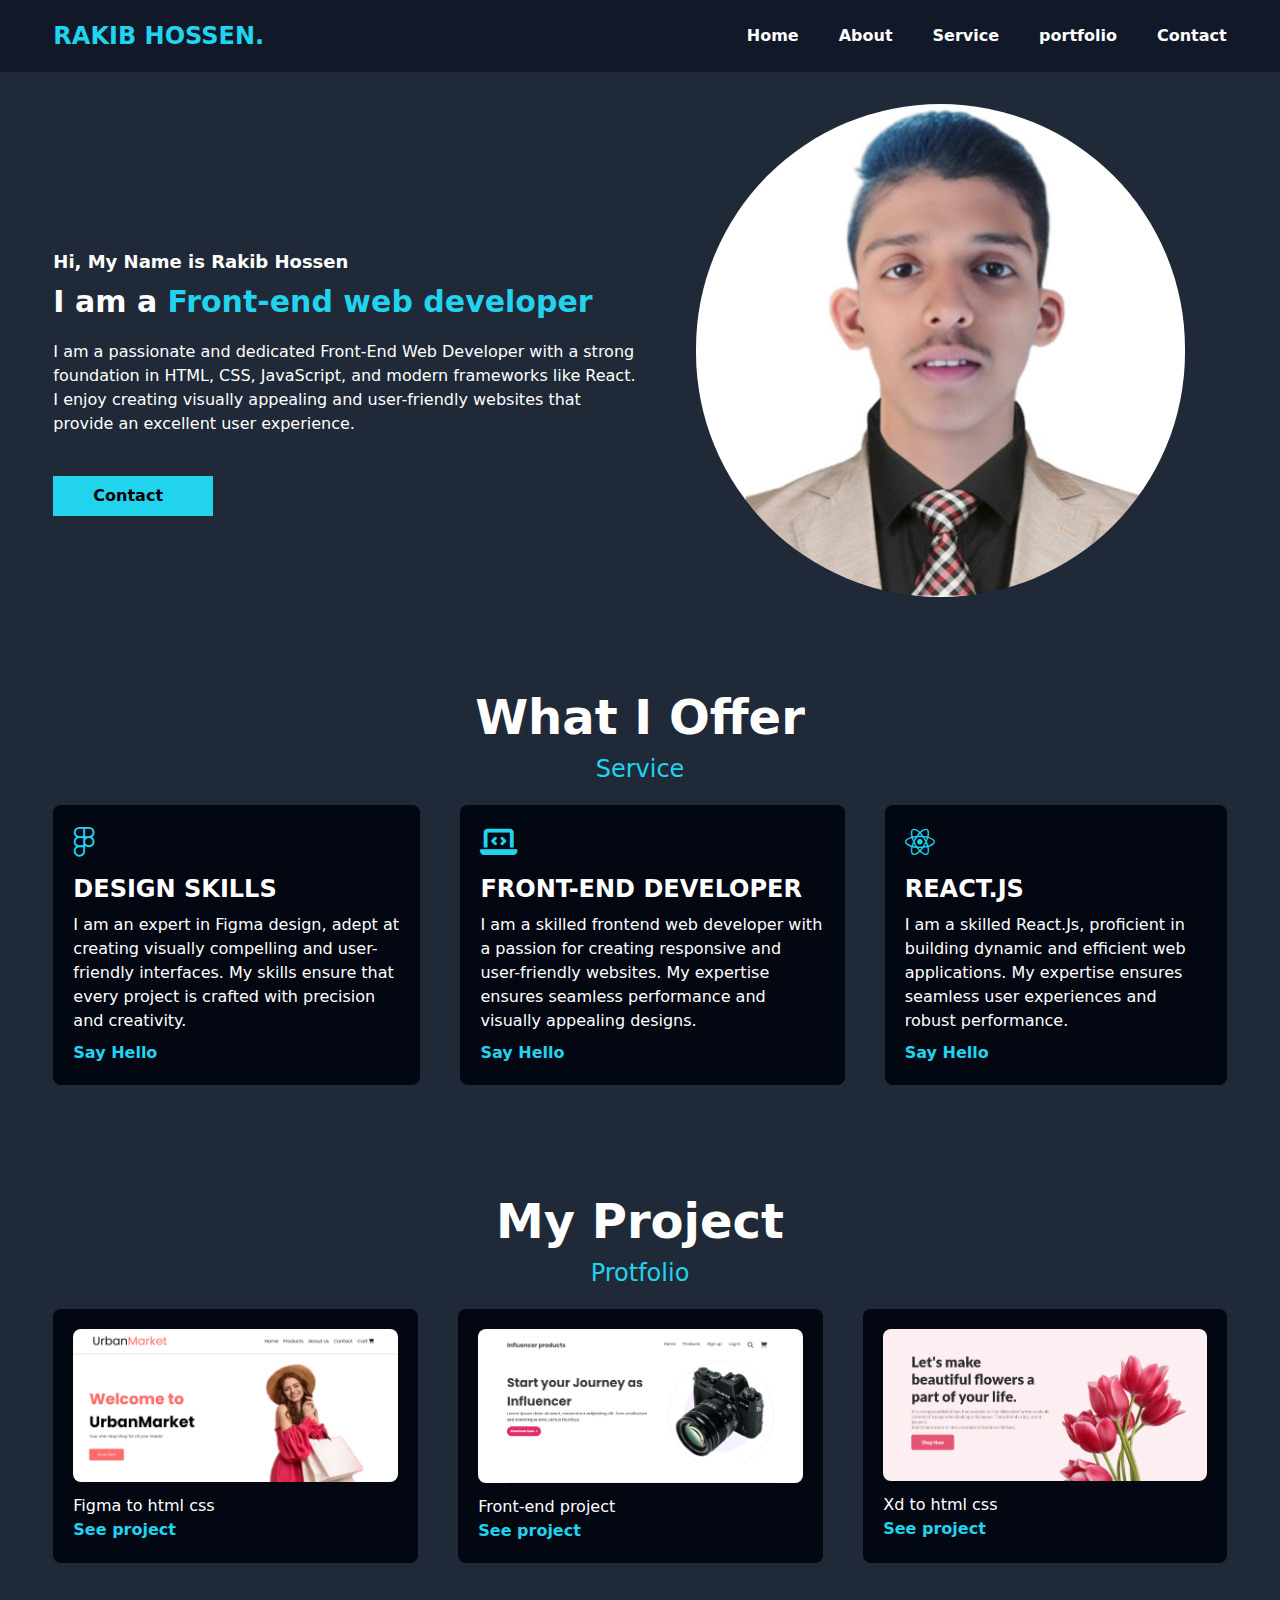
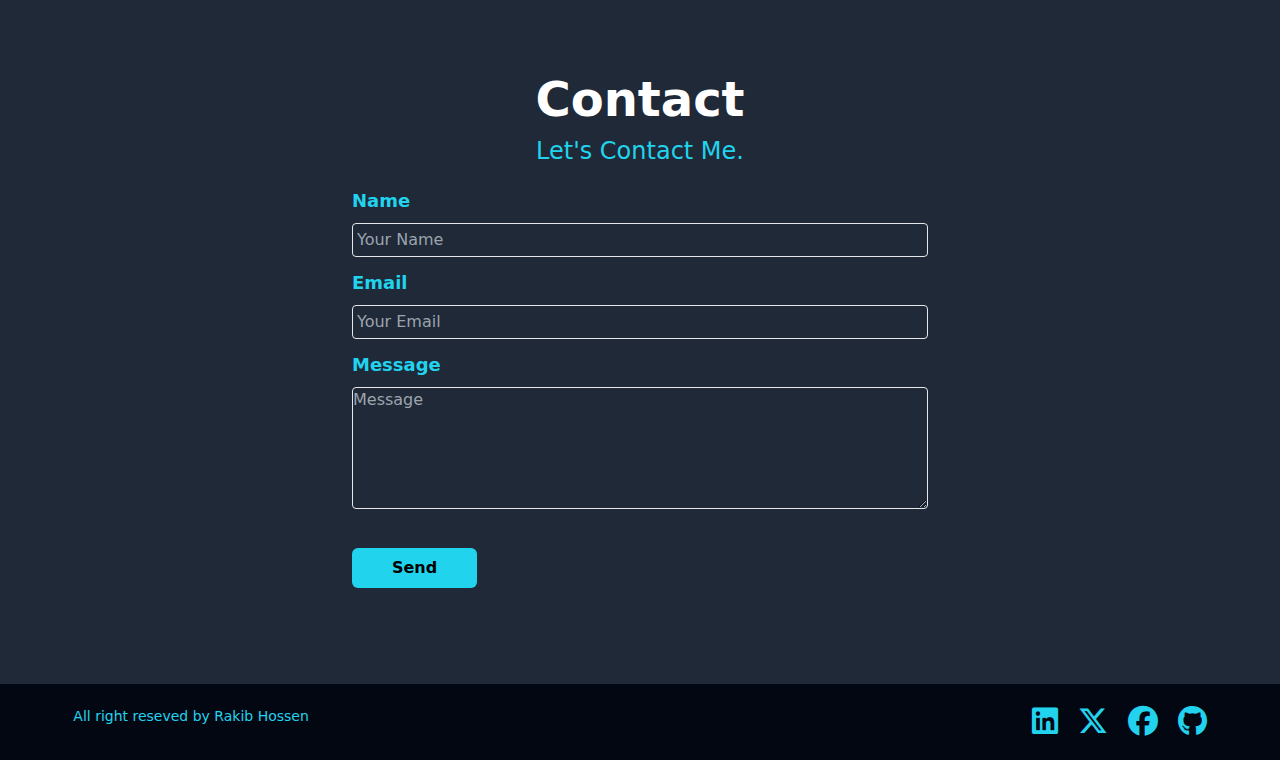
<file: index.html>
<!DOCTYPE html>
<html lang="en" class="" id="mode">
  <head>
    <meta charset="UTF-8" />
    <meta name="viewport" content="width=device-width, initial-scale=1.0" />
    <link
      rel="shortcut icon"
      href="/assets/lock-solid-bYjPmKUR.svg"
      type="image/x-icon"
    />
    <title>portfolio|rakib hossen</title>
    <link
      rel="stylesheet"
      href="https://cdnjs.cloudflare.com/ajax/libs/font-awesome/6.6.0/css/all.min.css"
    />

    <script type="module" crossorigin src="/assets/index-C43K53Pc.js"></script>
    <link rel="stylesheet" crossorigin href="assets/index-Dqz_G5EI.css" />
  </head>
  <body class="bg-gray-800">
    <header class="bg-gray-900 relative py-5">
      <div class="container w-11/12 mx-auto flex justify-between items-center">
        <a class="text-cyan-400 text-2xl font-bold uppercase" href="#"
          >Rakib Hossen.</a
        >
        <nav>
          <button id="hambtn" class="text-cyan-400 text-2xl sm:hidden">
            <i class="fa-solid fa-bars"></i>
          </button>
          <ul
            id="menu"
            class="absolute bg-gray-900 w-full top-16 left-0 text-center hidden sm:relative sm:top-0 sm:block sm:flex"
          >
            <li class="mb-2 sm:mb-0 sm:ml-10">
              <a
                class="text-white font-semibold hover:text-cyan-400 transition-colors"
                href="#"
                >Home</a
              >
            </li>
            <li class="mb-2 sm:mb-0 sm:ml-10">
              <a
                class="text-white font-semibold hover:text-cyan-400 transition-colors"
                href="about.html"
                >About</a
              >
            </li>
            <li class="mb-2 sm:mb-0 sm:ml-10">
              <a
                class="text-white font-semibold hover:text-cyan-400 transition-colors"
                href="#service"
                >Service</a
              >
            </li>
            <li class="mb-2 sm:mb-0 sm:ml-10">
              <a
                class="text-white font-semibold hover:text-cyan-400 transition-colors"
                href="#protfolio"
                >portfolio</a
              >
            </li>
            <li class="mb-2 sm:mb-0 sm:ml-10">
              <a
                class="text-white font-semibold hover:text-cyan-400 transition-colors"
                href="#Contact"
                >Contact</a
              >
            </li>
          </ul>
        </nav>
      </div>
    </header>
    <main>
      <!-- banner-section -->
      <div class="container w-11/12 mx-auto sm:flex sm:gap-14">
        <img
          class="rounded-full mt-8 order-2 sm:w-5/12"
          src="assets/Rakib-HKtqdOpg.PNG"
          alt=""
        />
        <div class="mt-8 order-1 sm:flex sm:flex-col sm:w-1/2 sm:mt-44">
          <h4 class="text-white text-lg mb-2 font-semibold sm:mb-2">
            Hi, My Name is Rakib Hossen
          </h4>
          <h2 class="text-white text-3xl mb-1 font-bold sm:mb-5">
            I am a <span class="text-cyan-400">Front-end web developer</span>
          </h2>
          <p class="text-white mb-5">
            I am a passionate and dedicated Front-End Web Developer with a
            strong foundation in HTML, CSS, JavaScript, and modern frameworks
            like React. I enjoy creating visually appealing and user-friendly
            websites that provide an excellent user experience.
          </p>
          <a
            href="#Contact"
            class="bg-cyan-400 w-40 px-10 py-2 mt-5 font-semibold hover:bg-black hover:text-white hover:transition-all hover:shadow-white hover:shadow-lg"
          >
            Contact
          </a>
        </div>
      </div>

      <!-- service section -->
      <div id="service" class="container w-11/12 mx-auto mt-24">
        <h1 class="text-white text-5xl font-semibold text-center mb-3">
          What I Offer
        </h1>
        <p class="text-cyan-400 text-2xl text-center mb-5">Service</p>
        <div class="sm:flex sm:gap-10">
          <div class="bg-gray-950 p-5 mb-4 rounded-lg">
            <p class="text-cyan-400 text-3xl mb-3">
              <i class="fa-brands fa-figma"></i>
            </p>
            <h3 class="text-white font-semibold mb-2 text-2xl">
              DESIGN SKILLS
            </h3>
            <p class="text-white mb-2">
              I am an expert in Figma design, adept at creating visually
              compelling and user-friendly interfaces. My skills ensure that
              every project is crafted with precision and creativity.
            </p>
            <a href="#" class="text-cyan-400 font-semibold">Say Hello</a>
          </div>
          <div class="bg-gray-950 p-5 mb-4 rounded-lg">
            <p class="text-cyan-400 text-3xl mb-3">
              <i class="fa-solid fa-laptop-code"></i>
            </p>
            <h3 class="text-white font-semibold mb-2 text-2xl">
              FRONT-END DEVELOPER
            </h3>
            <p class="text-white mb-2">
              I am a skilled frontend web developer with a passion for creating
              responsive and user-friendly websites. My expertise ensures
              seamless performance and visually appealing designs.
            </p>
            <a href="#" class="text-cyan-400 font-semibold">Say Hello</a>
          </div>
          <div class="bg-gray-950 p-5 mb-4 rounded-lg">
            <p class="text-cyan-400 text-3xl mb-3">
              <i class="fa-brands fa-react"></i>
            </p>
            <h3 class="text-white font-semibold mb-2 text-2xl">REACT.JS</h3>
            <p class="text-white mb-2">
              I am a skilled React.Js, proficient in building dynamic and
              efficient web applications. My expertise ensures seamless user
              experiences and robust performance.
            </p>
            <a href="#" class="text-cyan-400 font-semibold">Say Hello</a>
          </div>
        </div>
      </div>

      <!-- protfolio section -->
      <div id="protfolio" class="container w-11/12 mx-auto mt-24">
        <h3 class="text-white text-5xl font-semibold text-center mb-3">
          My Project
        </h3>
        <p class="text-cyan-400 text-2xl text-center mb-5">Protfolio</p>
        <div class="sm:flex sm:gap-10">
          <div class="bg-gray-950 p-5 rounded-lg mb-4">
            <img
              class="rounded-lg"
              src="assets/protflio1-DCb3ridf.PNG"
              alt=""
            />
            <p class="text-white mt-3">Figma to html css</p>
            <a
              class="text-cyan-400 font-semibold"
              href="https://rakibhossen-dev.github.io/urbanmarket/"
              >See project</a
            >
          </div>
          <div class="bg-gray-950 p-5 rounded-lg mb-4">
            <img
              class="rounded-lg"
              src="assets/protflio2-Dl8lnLBS.PNG"
              alt=""
            />
            <p class="text-white mt-3">Front-end project</p>
            <a
              class="text-cyan-400 font-semibold"
              href="https://rakibhossen-dev.github.io/influencer-gear/"
              >See project</a
            >
          </div>
          <div class="bg-gray-950 p-5 rounded-lg mb-4">
            <img
              class="rounded-lg"
              src="assets/portflio3-DyuCsbHj.PNG"
              alt=""
            />
            <p class="text-white mt-3">Xd to html css</p>
            <a
              class="text-cyan-400 font-semibold"
              href="https://rakibhossen-dev.github.io/flower-shop/"
              >See project</a
            >
          </div>
        </div>
      </div>
      <!-- Contact section -->
      <div id="Contact" class="container w-11/12 mx-auto mt-24">
        <h3 class="text-white text-5xl font-semibold text-center mb-3">
          Contact
        </h3>
        <p class="text-cyan-400 text-2xl text-center mb-5">Let's Contact Me.</p>
        <div class="max-w-xl mx-auto">
          <label class="text-cyan-400 font-semibold text-lg" for="name"
            >Name</label
          >
          <input
            class="w-full bg-transparent border rounded p-1 mb-3 mt-2 text-cyan-400"
            type="text"
            placeholder="Your Name"
          />
          <label class="text-cyan-400 font-semibold text-lg" for="email"
            >Email</label
          >
          <input
            class="w-full bg-transparent border rounded p-1 mb-3 mt-2 text-cyan-400"
            type="email"
            placeholder="Your Email"
          />
          <label class="text-cyan-400 font-semibold text-lg" for="message"
            >Message</label
          >
          <textarea
            class="mb-3 bg-transparent border w-full mt-2 text-cyan-400 rounded"
            name="message"
            id=""
            rows="5 "
            cols="30"
            placeholder="Message"
          ></textarea>
          <input
            class="bg-cyan-400 w-30 px-10 py-2 mt-5 rounded-md font-semibold hover:bg-black hover:text-white hover:transition-all hover:shadow-white hover:shadow-lg"
            type="button"
            value="Send"
          />
        </div>
      </div>
      <footer class="bg-gray-950">
        <div
          class="flex flex-col justify-center items-center p-5 container w-11/12 mx-auto mt-24 sm:flex-row sm:justify-between"
        >
          <p class="text-cyan-400 text-center mb-3 text-sm">
            All right reseved by Rakib Hossen
          </p>
          <div class="sm:flex sm:flex-row gap-5">
            <a
              class="text-cyan-400 text-3xl"
              href="https://www.linkedin.com/in/rakib-hossen1/"
            >
              <i class="fa-brands fa-linkedin"></i>
            </a>
            <a
              class="text-cyan-400 text-3xl"
              href="https://x.com/DevRakibHossen"
            >
              <i class="fa-brands fa-x-twitter"></i>
            </a>
            <a
              class="text-cyan-400 text-3xl"
              href="https://web.facebook.com/profile.php?id=61561389447169"
            >
              <i class="fa-brands fa-facebook"></i>
            </a>
            <a
              class="text-cyan-400 text-3xl"
              href="https://github.com/RakibHossen-Dev"
            >
              <i class="fa-brands fa-github"></i>
            </a>
          </div>
        </div>
      </footer>
    </main>
    <script src="assets/index-C43K53Pc.js"></script>
  </body>
</html>

<!-- <i class="fa-solid fa-moon"></i> -->
</file>
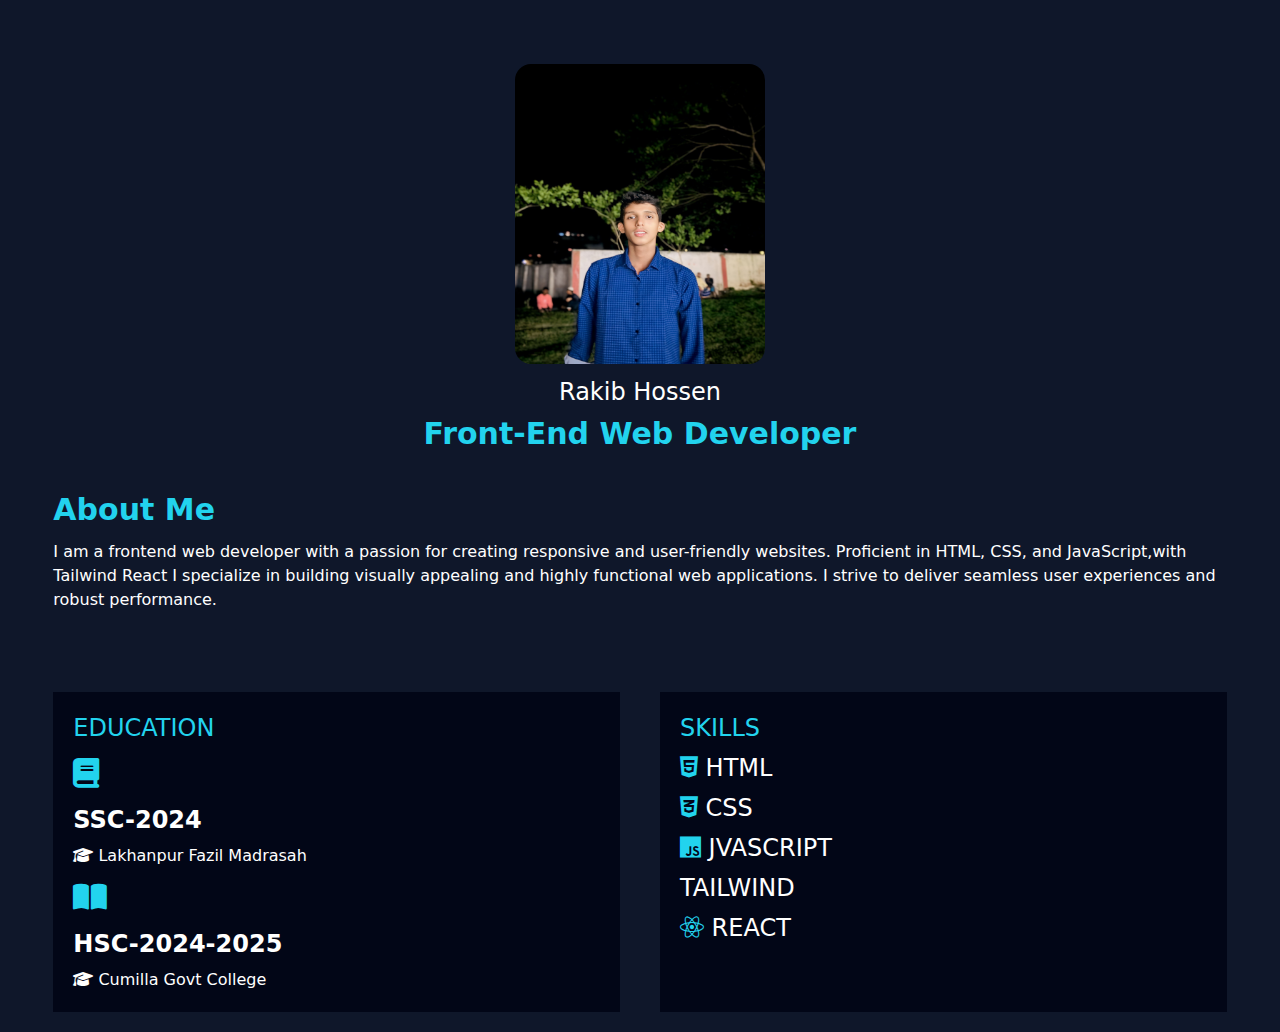
<file: about.html>
<!DOCTYPE html>
<html lang="en">
  <head>
    <meta charset="UTF-8" />
    <meta name="viewport" content="width=device-width, initial-scale=1.0" />
    <title>about-me</title>
    <link
      rel="stylesheet"
      href="https://cdnjs.cloudflare.com/ajax/libs/font-awesome/6.6.0/css/all.min.css"
    />
    <link rel="stylesheet" href="assets/index-Dqz_G5EI.css" />
  </head>
  <body class="bg-slate-900">
    <div class="flex flex-col justify-center items-center mt-16">
      <img
        class="h-[300px] w-[250px] rounded-2xl"
        src="assets/about.jpg"
        alt=""
      />
      <p class="text-white text-2xl mt-3">Rakib Hossen</p>
      <h1 class="text-cyan-400 text-3xl font-bold mt-2">
        Front-End Web Developer
      </h1>
    </div>
    <div class="mt-10 container w-11/12 mx-auto">
      <h1 class="text-cyan-400 font-semibold text-3xl mb-3">About Me</h1>
      <p class="text-white">
        I am a frontend web developer with a passion for creating responsive and
        user-friendly websites. Proficient in HTML, CSS, and JavaScript,with
        Tailwind React I specialize in building visually appealing and highly
        functional web applications. I strive to deliver seamless user
        experiences and robust performance.
      </p>
    </div>
    <div class="container w-11/12 mx-auto mt-20 sm:flex sm:gap-10">
      <div class="bg-slate-950 mb-5 p-5 sm:w-1/2">
        <p class="text-cyan-400 text-2xl">EDUCATION</p>
        <p class="text-cyan-400 text-3xl mt-3 mb-3">
          <i class="fa-solid fa-book"></i>
        </p>
        <p class="text-white text-2xl font-semibold mb-2">SSC-2024</p>
        <p class="text-white">
          <i class="fa-solid fa-graduation-cap"></i> Lakhanpur Fazil Madrasah
        </p>
        <p class="text-cyan-400 text-3xl mt-3 mb-3">
          <i class="fa-solid fa-book-open"></i>
        </p>
        <p class="text-white text-2xl font-semibold mb-2">HSC-2024-2025</p>
        <p class="text-white">
          <i class="fa-solid fa-graduation-cap"></i> Cumilla Govt College
        </p>
      </div>
      <div class="bg-slate-950 mb-5 p-5 sm:w-1/2">
        <p class="text-cyan-400 text-2xl mb-2">SKILLS</p>
        <p class="text-white text-2xl mt-2">
          <i class="fa-brands fa-html5 text-cyan-400"></i> HTML
        </p>
        <p class="text-white text-2xl mt-2">
          <i class="fa-brands fa-css3-alt text-cyan-400"></i> CSS
        </p>
        <p class="text-white text-2xl mt-2">
          <i class="fa-brands fa-js text-cyan-400"></i> JVASCRIPT
        </p>
        <p class="text-white text-2xl mt-2">TAILWIND</p>
        <p class="text-white text-2xl mt-2">
          <i class="fa-brands fa-react text-cyan-400"></i> REACT
        </p>
      </div>
    </div>
  </body>
</html>
</file>
<file: assets/index-Dqz_G5EI.css>
*,:before,:after{box-sizing:border-box;border-width:0;border-style:solid;border-color:#e5e7eb}:before,:after{--tw-content: ""}html,:host{line-height:1.5;-webkit-text-size-adjust:100%;-moz-tab-size:4;-o-tab-size:4;tab-size:4;font-family:ui-sans-serif,system-ui,sans-serif,"Apple Color Emoji","Segoe UI Emoji",Segoe UI Symbol,"Noto Color Emoji";font-feature-settings:normal;font-variation-settings:normal;-webkit-tap-highlight-color:transparent}body{margin:0;line-height:inherit}hr{height:0;color:inherit;border-top-width:1px}abbr:where([title]){-webkit-text-decoration:underline dotted;text-decoration:underline dotted}h1,h2,h3,h4,h5,h6{font-size:inherit;font-weight:inherit}a{color:inherit;text-decoration:inherit}b,strong{font-weight:bolder}code,kbd,samp,pre{font-family:ui-monospace,SFMono-Regular,Menlo,Monaco,Consolas,Liberation Mono,Courier New,monospace;font-feature-settings:normal;font-variation-settings:normal;font-size:1em}small{font-size:80%}sub,sup{font-size:75%;line-height:0;position:relative;vertical-align:baseline}sub{bottom:-.25em}sup{top:-.5em}table{text-indent:0;border-color:inherit;border-collapse:collapse}button,input,optgroup,select,textarea{font-family:inherit;font-feature-settings:inherit;font-variation-settings:inherit;font-size:100%;font-weight:inherit;line-height:inherit;letter-spacing:inherit;color:inherit;margin:0;padding:0}button,select{text-transform:none}button,input:where([type=button]),input:where([type=reset]),input:where([type=submit]){-webkit-appearance:button;background-color:transparent;background-image:none}:-moz-focusring{outline:auto}:-moz-ui-invalid{box-shadow:none}progress{vertical-align:baseline}::-webkit-inner-spin-button,::-webkit-outer-spin-button{height:auto}[type=search]{-webkit-appearance:textfield;outline-offset:-2px}::-webkit-search-decoration{-webkit-appearance:none}::-webkit-file-upload-button{-webkit-appearance:button;font:inherit}summary{display:list-item}blockquote,dl,dd,h1,h2,h3,h4,h5,h6,hr,figure,p,pre{margin:0}fieldset{margin:0;padding:0}legend{padding:0}ol,ul,menu{list-style:none;margin:0;padding:0}dialog{padding:0}textarea{resize:vertical}input::-moz-placeholder,textarea::-moz-placeholder{opacity:1;color:#9ca3af}input::placeholder,textarea::placeholder{opacity:1;color:#9ca3af}button,[role=button]{cursor:pointer}:disabled{cursor:default}img,svg,video,canvas,audio,iframe,embed,object{display:block;vertical-align:middle}img,video{max-width:100%;height:auto}[hidden]{display:none}*,:before,:after{--tw-border-spacing-x: 0;--tw-border-spacing-y: 0;--tw-translate-x: 0;--tw-translate-y: 0;--tw-rotate: 0;--tw-skew-x: 0;--tw-skew-y: 0;--tw-scale-x: 1;--tw-scale-y: 1;--tw-pan-x: ;--tw-pan-y: ;--tw-pinch-zoom: ;--tw-scroll-snap-strictness: proximity;--tw-gradient-from-position: ;--tw-gradient-via-position: ;--tw-gradient-to-position: ;--tw-ordinal: ;--tw-slashed-zero: ;--tw-numeric-figure: ;--tw-numeric-spacing: ;--tw-numeric-fraction: ;--tw-ring-inset: ;--tw-ring-offset-width: 0px;--tw-ring-offset-color: #fff;--tw-ring-color: rgb(59 130 246 / .5);--tw-ring-offset-shadow: 0 0 #0000;--tw-ring-shadow: 0 0 #0000;--tw-shadow: 0 0 #0000;--tw-shadow-colored: 0 0 #0000;--tw-blur: ;--tw-brightness: ;--tw-contrast: ;--tw-grayscale: ;--tw-hue-rotate: ;--tw-invert: ;--tw-saturate: ;--tw-sepia: ;--tw-drop-shadow: ;--tw-backdrop-blur: ;--tw-backdrop-brightness: ;--tw-backdrop-contrast: ;--tw-backdrop-grayscale: ;--tw-backdrop-hue-rotate: ;--tw-backdrop-invert: ;--tw-backdrop-opacity: ;--tw-backdrop-saturate: ;--tw-backdrop-sepia: ;--tw-contain-size: ;--tw-contain-layout: ;--tw-contain-paint: ;--tw-contain-style: }::backdrop{--tw-border-spacing-x: 0;--tw-border-spacing-y: 0;--tw-translate-x: 0;--tw-translate-y: 0;--tw-rotate: 0;--tw-skew-x: 0;--tw-skew-y: 0;--tw-scale-x: 1;--tw-scale-y: 1;--tw-pan-x: ;--tw-pan-y: ;--tw-pinch-zoom: ;--tw-scroll-snap-strictness: proximity;--tw-gradient-from-position: ;--tw-gradient-via-position: ;--tw-gradient-to-position: ;--tw-ordinal: ;--tw-slashed-zero: ;--tw-numeric-figure: ;--tw-numeric-spacing: ;--tw-numeric-fraction: ;--tw-ring-inset: ;--tw-ring-offset-width: 0px;--tw-ring-offset-color: #fff;--tw-ring-color: rgb(59 130 246 / .5);--tw-ring-offset-shadow: 0 0 #0000;--tw-ring-shadow: 0 0 #0000;--tw-shadow: 0 0 #0000;--tw-shadow-colored: 0 0 #0000;--tw-blur: ;--tw-brightness: ;--tw-contrast: ;--tw-grayscale: ;--tw-hue-rotate: ;--tw-invert: ;--tw-saturate: ;--tw-sepia: ;--tw-drop-shadow: ;--tw-backdrop-blur: ;--tw-backdrop-brightness: ;--tw-backdrop-contrast: ;--tw-backdrop-grayscale: ;--tw-backdrop-hue-rotate: ;--tw-backdrop-invert: ;--tw-backdrop-opacity: ;--tw-backdrop-saturate: ;--tw-backdrop-sepia: ;--tw-contain-size: ;--tw-contain-layout: ;--tw-contain-paint: ;--tw-contain-style: }.container{width:100%}@media (min-width: 640px){.container{max-width:640px}}@media (min-width: 768px){.container{max-width:768px}}@media (min-width: 1024px){.container{max-width:1024px}}@media (min-width: 1280px){.container{max-width:1280px}}@media (min-width: 1536px){.container{max-width:1536px}}.absolute{position:absolute}.relative{position:relative}.left-0{left:0}.top-16{top:4rem}.order-1{order:1}.order-2{order:2}.mx-auto{margin-left:auto;margin-right:auto}.mb-1{margin-bottom:.25rem}.mb-2{margin-bottom:.5rem}.mb-3{margin-bottom:.75rem}.mb-4{margin-bottom:1rem}.mb-5{margin-bottom:1.25rem}.mt-10{margin-top:2.5rem}.mt-16{margin-top:4rem}.mt-2{margin-top:.5rem}.mt-20{margin-top:5rem}.mt-24{margin-top:6rem}.mt-3{margin-top:.75rem}.mt-5{margin-top:1.25rem}.mt-8{margin-top:2rem}.flex{display:flex}.hidden{display:none}.h-\[300px\]{height:300px}.w-11\/12{width:91.666667%}.w-40{width:10rem}.w-\[250px\]{width:250px}.w-full{width:100%}.max-w-xl{max-width:36rem}.flex-col{flex-direction:column}.items-center{align-items:center}.justify-center{justify-content:center}.justify-between{justify-content:space-between}.gap-5{gap:1.25rem}.rounded{border-radius:.25rem}.rounded-2xl{border-radius:1rem}.rounded-full{border-radius:9999px}.rounded-lg{border-radius:.5rem}.rounded-md{border-radius:.375rem}.border{border-width:1px}.bg-cyan-400{--tw-bg-opacity: 1;background-color:rgb(34 211 238 / var(--tw-bg-opacity))}.bg-gray-800{--tw-bg-opacity: 1;background-color:rgb(31 41 55 / var(--tw-bg-opacity))}.bg-gray-900{--tw-bg-opacity: 1;background-color:rgb(17 24 39 / var(--tw-bg-opacity))}.bg-gray-950{--tw-bg-opacity: 1;background-color:rgb(3 7 18 / var(--tw-bg-opacity))}.bg-slate-900{--tw-bg-opacity: 1;background-color:rgb(15 23 42 / var(--tw-bg-opacity))}.bg-slate-950{--tw-bg-opacity: 1;background-color:rgb(2 6 23 / var(--tw-bg-opacity))}.bg-transparent{background-color:transparent}.p-1{padding:.25rem}.p-5{padding:1.25rem}.px-10{padding-left:2.5rem;padding-right:2.5rem}.py-2{padding-top:.5rem;padding-bottom:.5rem}.py-5{padding-top:1.25rem;padding-bottom:1.25rem}.text-center{text-align:center}.text-2xl{font-size:1.5rem;line-height:2rem}.text-3xl{font-size:1.875rem;line-height:2.25rem}.text-5xl{font-size:3rem;line-height:1}.text-lg{font-size:1.125rem;line-height:1.75rem}.text-sm{font-size:.875rem;line-height:1.25rem}.font-bold{font-weight:700}.font-semibold{font-weight:600}.uppercase{text-transform:uppercase}.text-cyan-400{--tw-text-opacity: 1;color:rgb(34 211 238 / var(--tw-text-opacity))}.text-white{--tw-text-opacity: 1;color:rgb(255 255 255 / var(--tw-text-opacity))}.transition-colors{transition-property:color,background-color,border-color,text-decoration-color,fill,stroke;transition-timing-function:cubic-bezier(.4,0,.2,1);transition-duration:.15s}.hover\:bg-black:hover{--tw-bg-opacity: 1;background-color:rgb(0 0 0 / var(--tw-bg-opacity))}.hover\:text-cyan-400:hover{--tw-text-opacity: 1;color:rgb(34 211 238 / var(--tw-text-opacity))}.hover\:text-white:hover{--tw-text-opacity: 1;color:rgb(255 255 255 / var(--tw-text-opacity))}.hover\:shadow-lg:hover{--tw-shadow: 0 10px 15px -3px rgb(0 0 0 / .1), 0 4px 6px -4px rgb(0 0 0 / .1);--tw-shadow-colored: 0 10px 15px -3px var(--tw-shadow-color), 0 4px 6px -4px var(--tw-shadow-color);box-shadow:var(--tw-ring-offset-shadow, 0 0 #0000),var(--tw-ring-shadow, 0 0 #0000),var(--tw-shadow)}.hover\:shadow-white:hover{--tw-shadow-color: #fff;--tw-shadow: var(--tw-shadow-colored)}.hover\:transition-all:hover{transition-property:all;transition-timing-function:cubic-bezier(.4,0,.2,1);transition-duration:.15s}@media (min-width: 640px){.sm\:relative{position:relative}.sm\:top-0{top:0}.sm\:mb-0{margin-bottom:0}.sm\:mb-2{margin-bottom:.5rem}.sm\:mb-5{margin-bottom:1.25rem}.sm\:ml-10{margin-left:2.5rem}.sm\:mt-44{margin-top:11rem}.sm\:block{display:block}.sm\:flex{display:flex}.sm\:hidden{display:none}.sm\:w-1\/2{width:50%}.sm\:w-5\/12{width:41.666667%}.sm\:flex-row{flex-direction:row}.sm\:flex-col{flex-direction:column}.sm\:justify-between{justify-content:space-between}.sm\:gap-10{gap:2.5rem}.sm\:gap-14{gap:3.5rem}}
</file>
